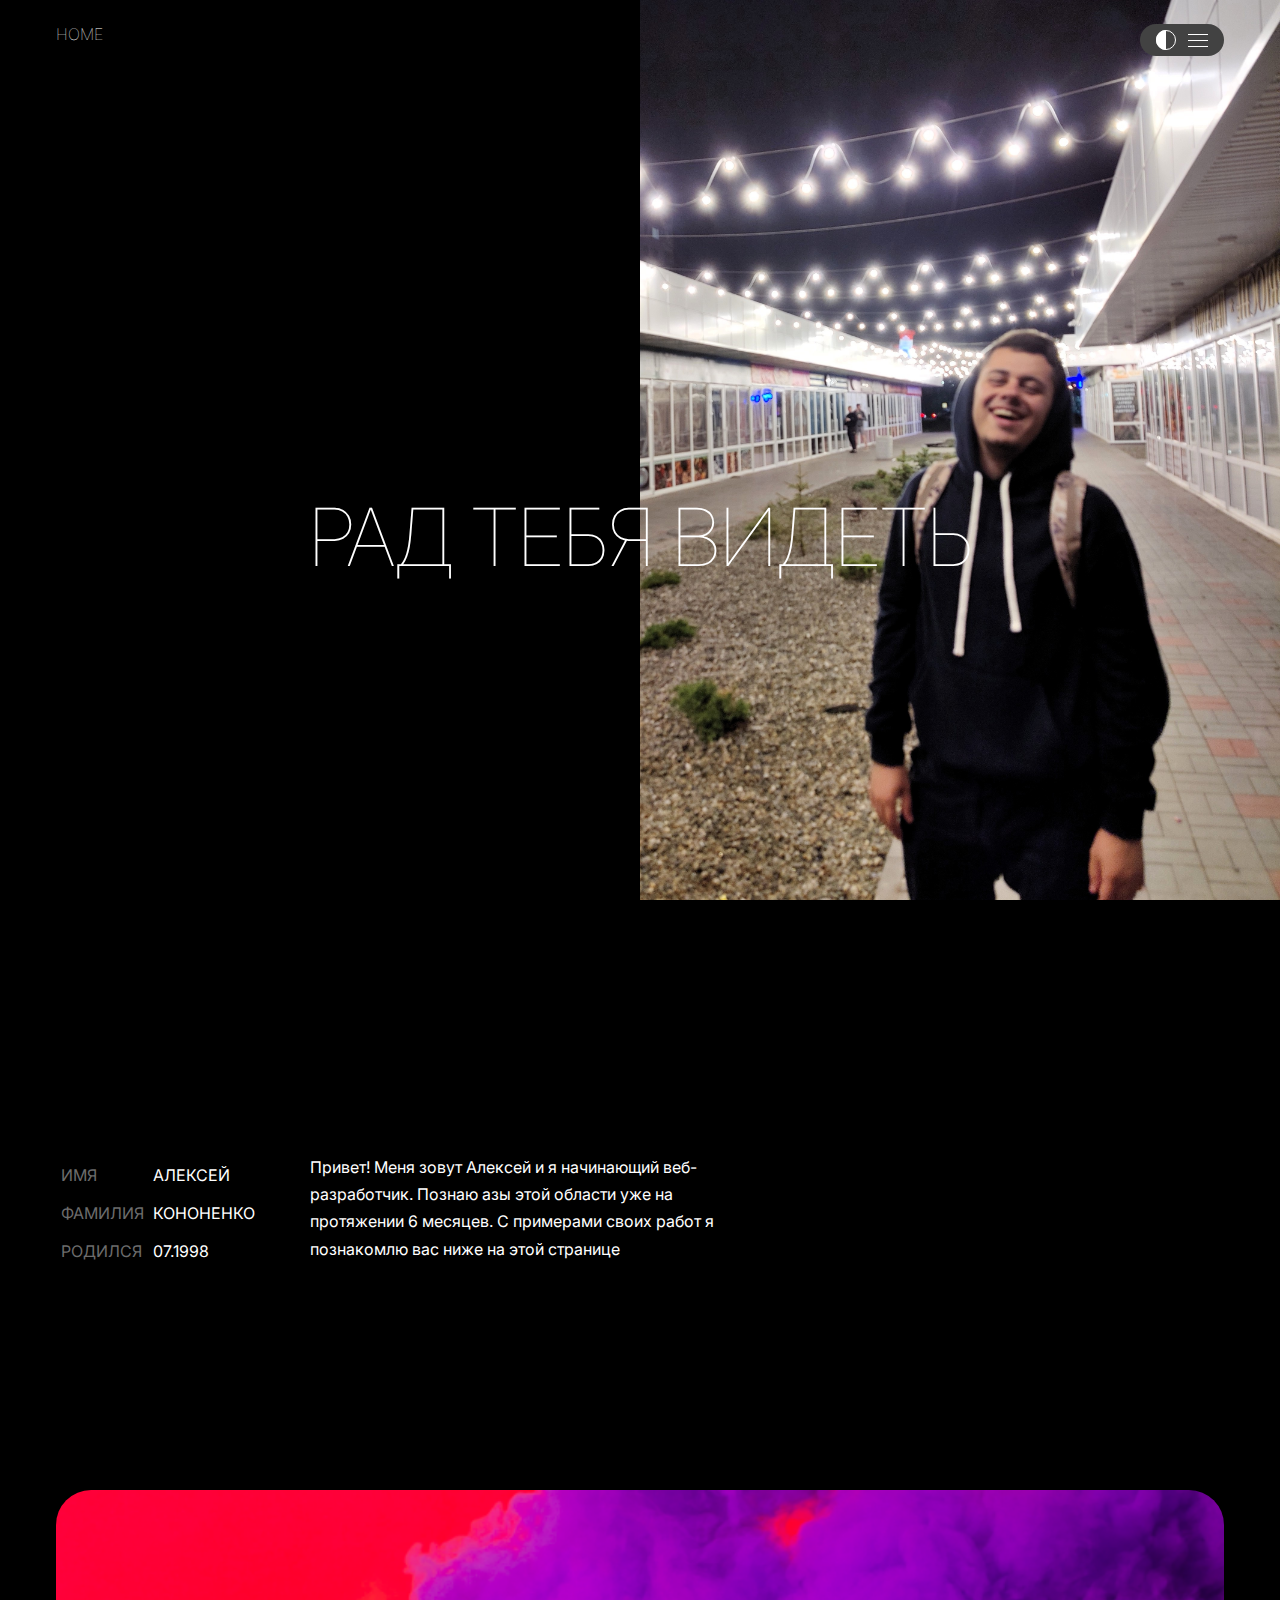
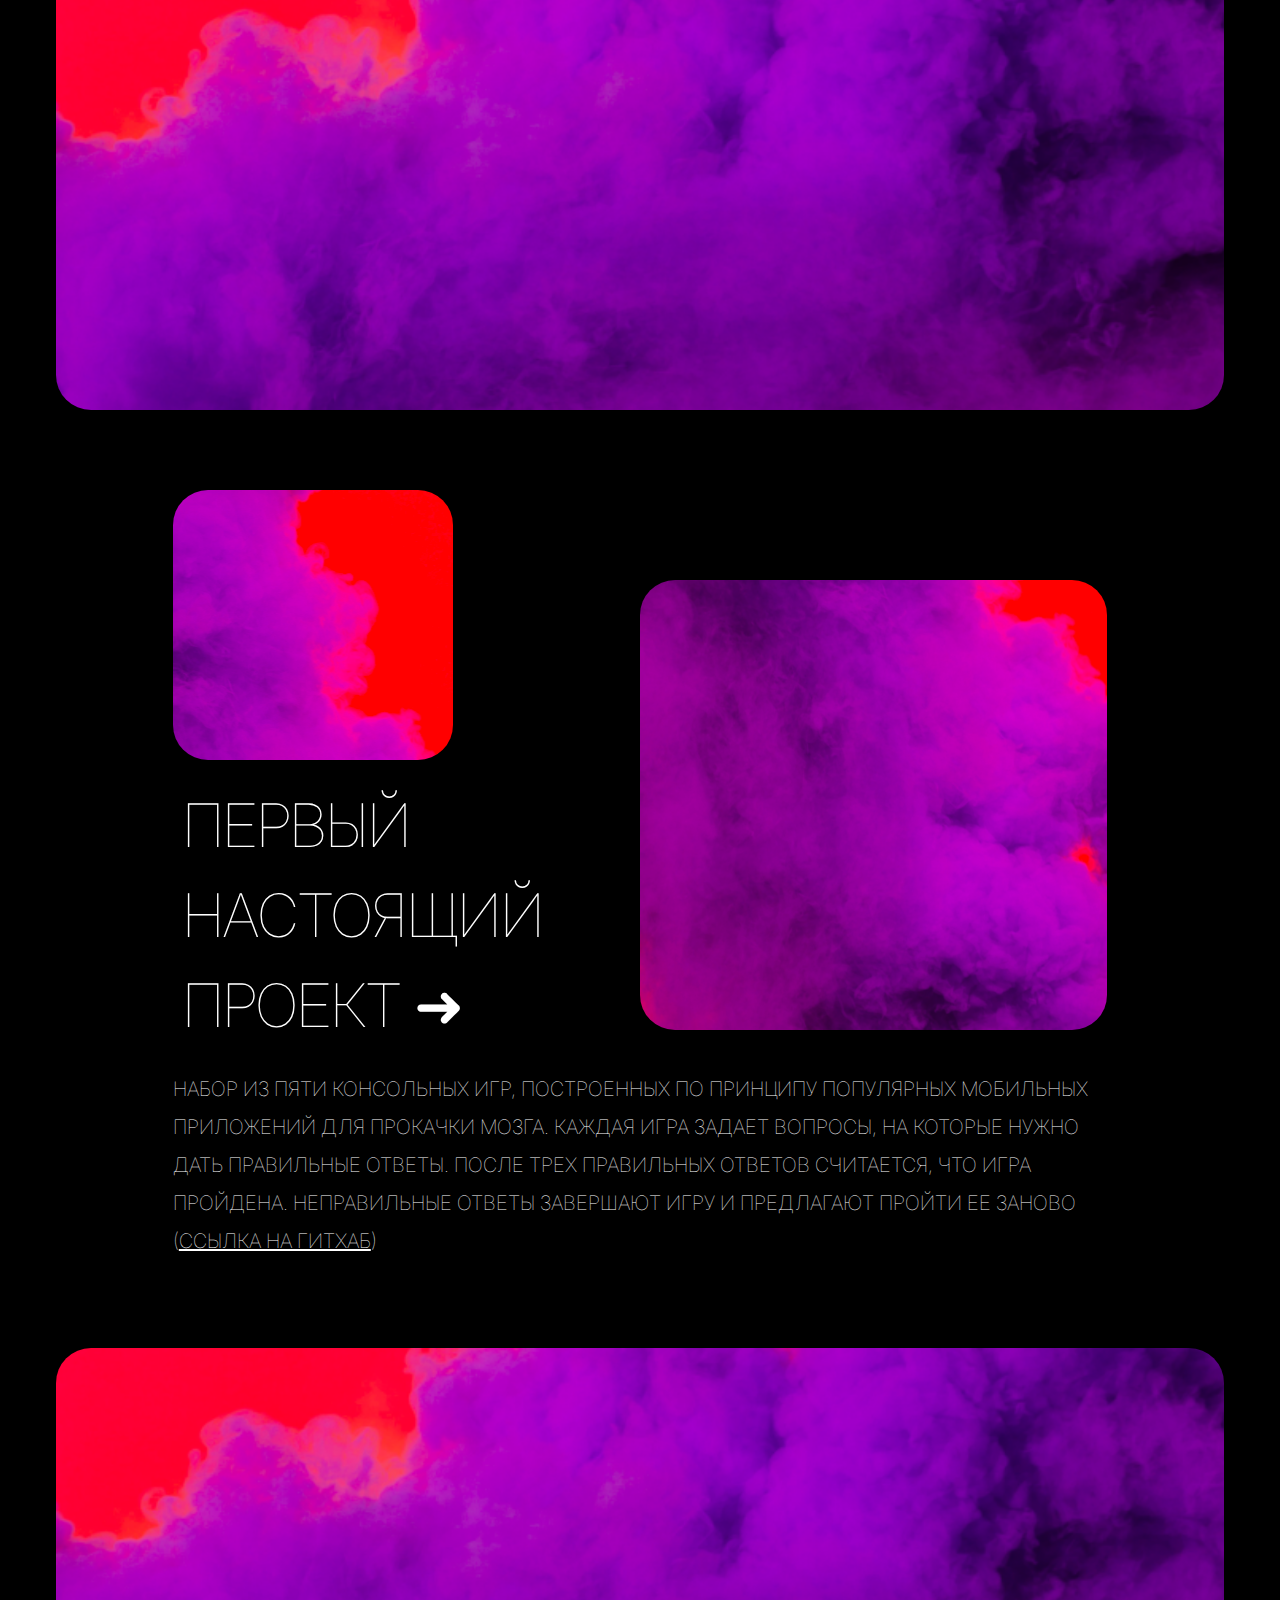
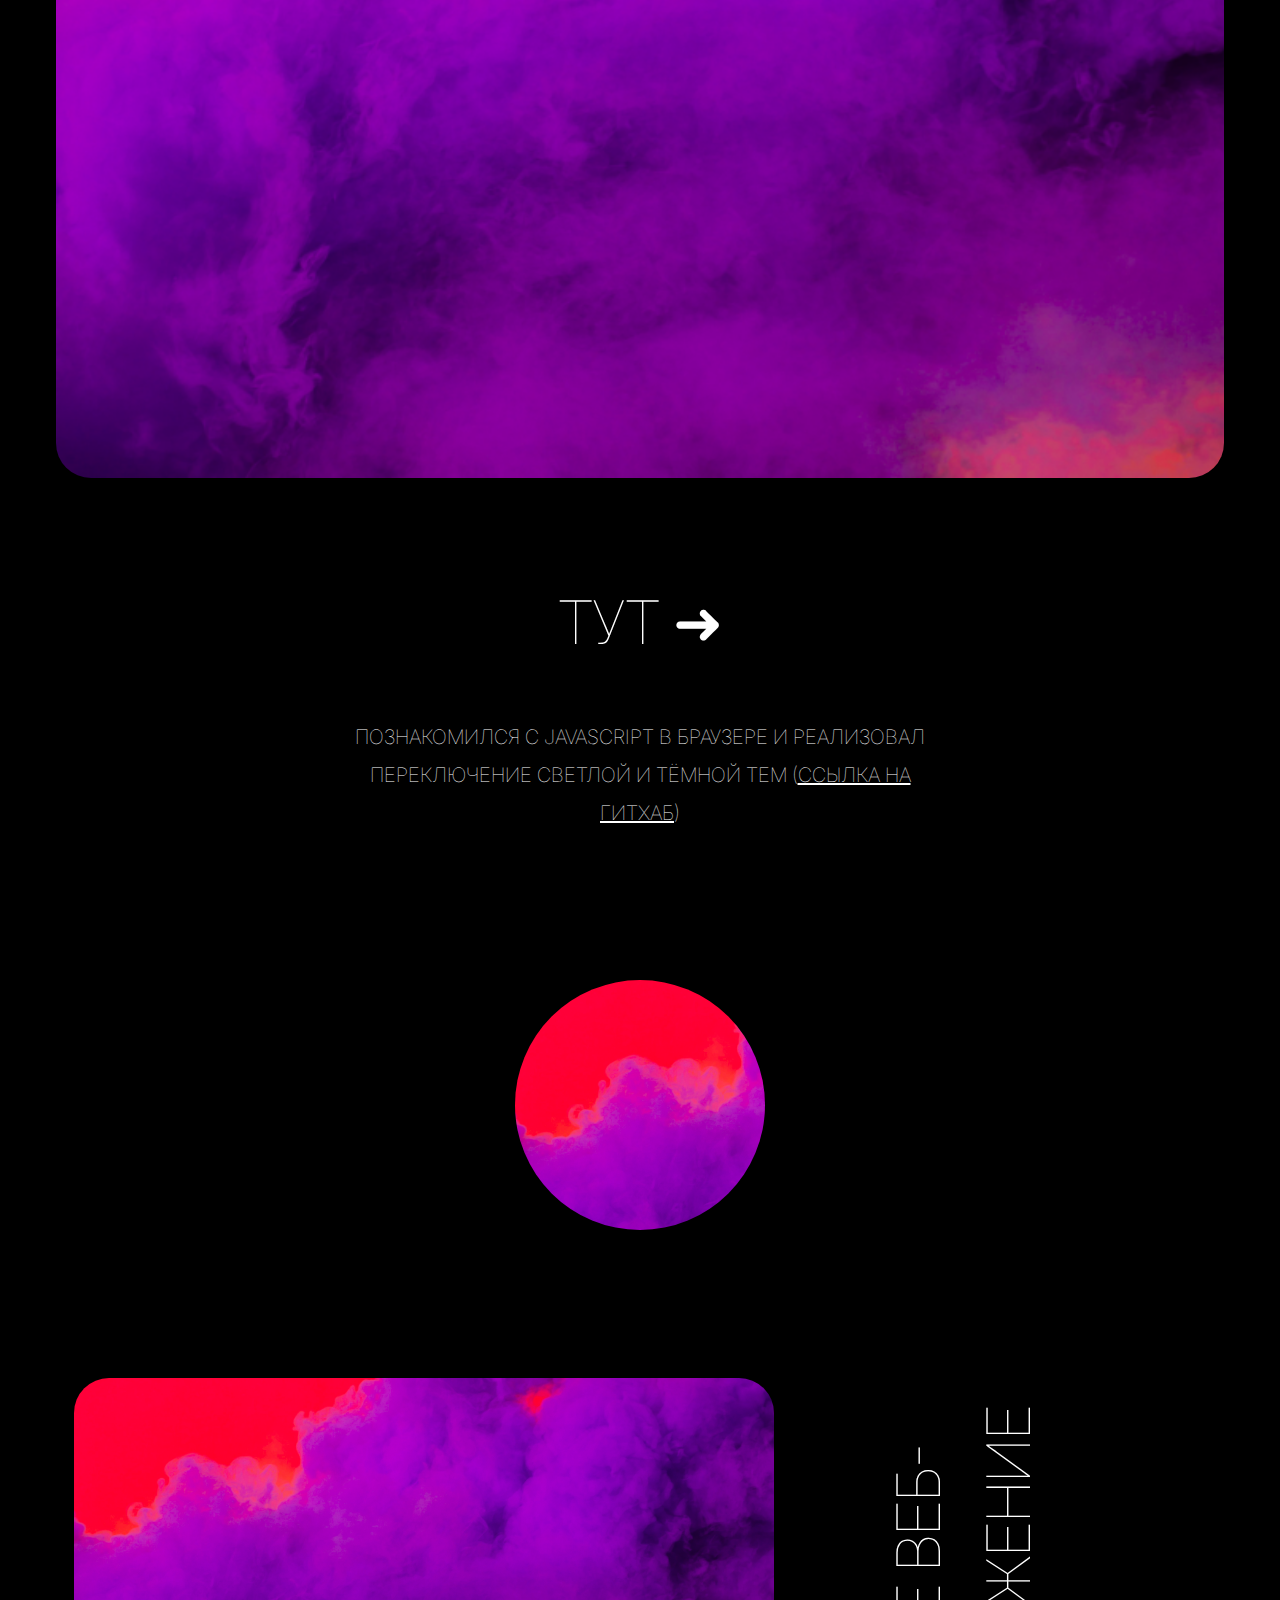
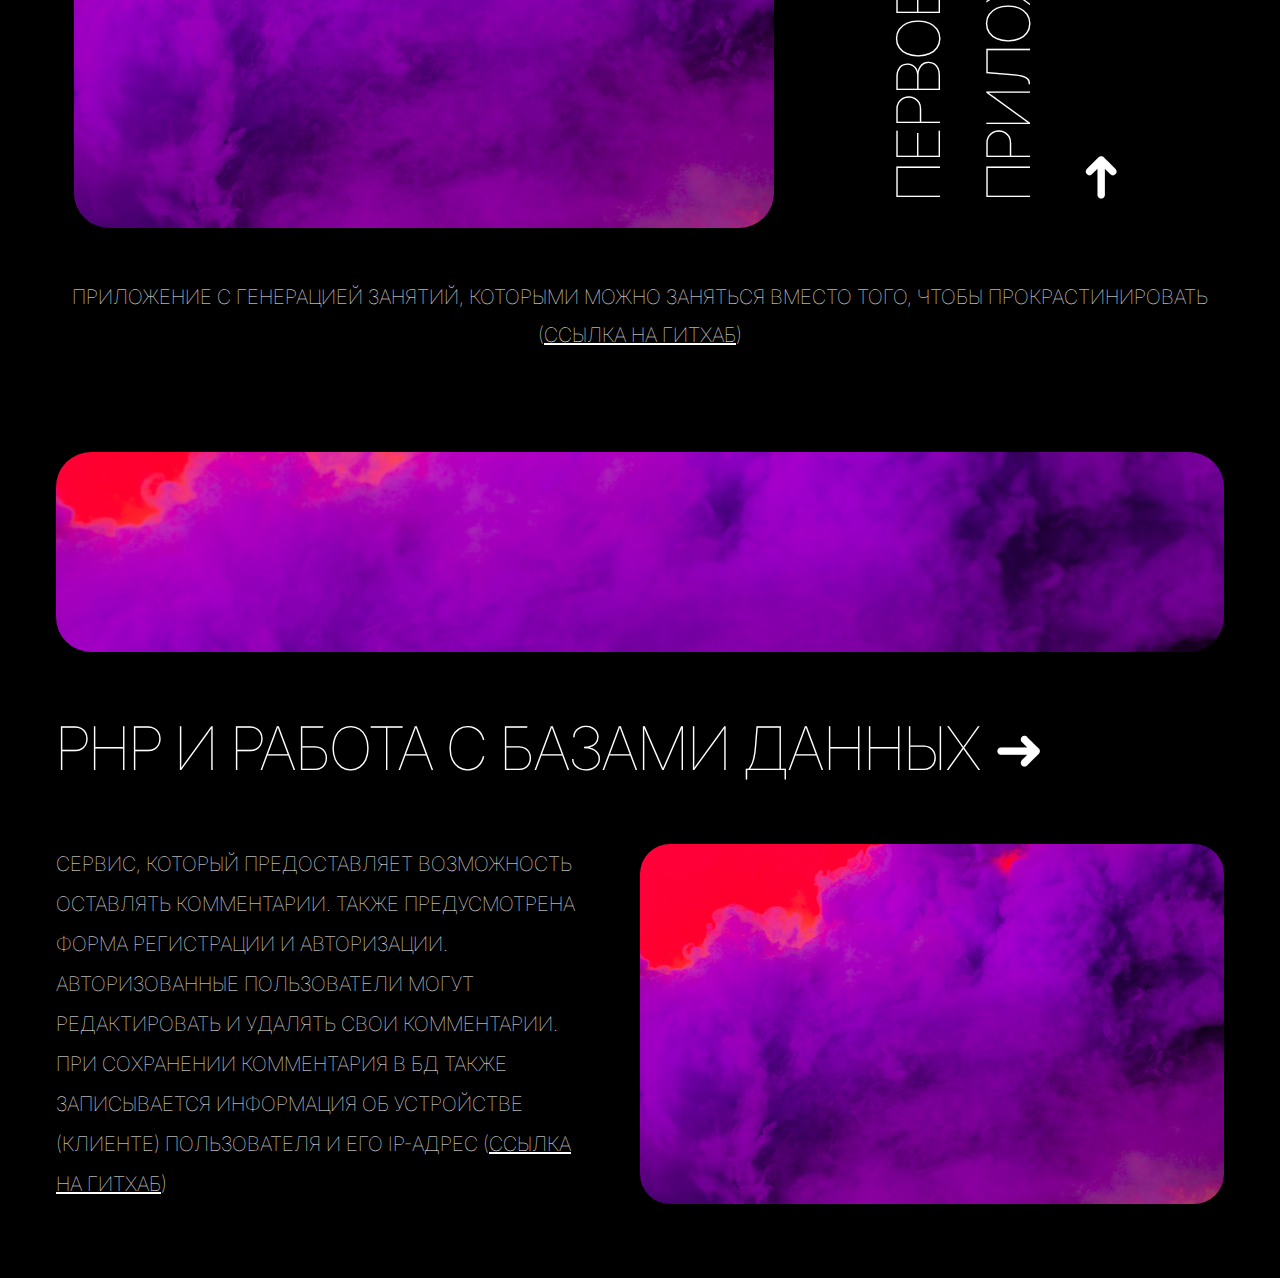
<file: index.html>
<!DOCTYPE html>
<html lang="en">
<head>
    <meta charset="UTF-8">
    <title>Портфолио</title>
    <link rel="preconnect" href="https://fonts.gstatic.com">
    <link href="https://fonts.googleapis.com/css2?family=Inter:wght@200;500;700&display=swap" rel="stylesheet">
    <meta content="width=device-width, initial-scale=1" name="viewport" />
    <link rel="stylesheet" href="style/style.css">
</head>
<body>
    <div class="portfolio-title"><a href="index.html">Моё портфолио</a></div>
    <div class="portfolio-background"></div>
    <header>
        <div class="container">
            <div class="header__container">
                <div class="home-btn">
                    <a href="#" class="home-btn__link">Home</a>
                </div>
                <div class="theme-toggle-and-nav">
                    <div class="theme-toggle-and-nav__toggle">
                        <img src="icons/Dark-Light.svg">
                    </div>
                    <div class="theme-toggle-and-nav__nav__container">
                        <nav class="theme-toggle-and-nav__nav">
                        </nav>
                        <ul class="nav-list">
                            <li><a href="about-me/index.html">Обо мне</a></li>
                            <li><a href="projects/index.html">Больше проектов</a></li>
                            <li><a href="contacts/index.html">Контакты</a></li>
                            <li><a href="https://aleksey19988.github.io/balls-game/" target="_blank">Пасхалка</a></li>
                            <div class="close-nav-list-btn"></div>
                        </ul>
                    </div>
                </div>
            </div>
        </div>
    </header>
    <div class="welcome-block">
        <div class="container">
            <h1 class="welcome-block__text">Рад тебя видеть</h1>
        </div>
    </div>
    <div class="container">
        <div class="about">
            <table class="about-table">
                <tr>
                    <td>Имя</td>
                    <td>Алексей</td>
                </tr>
                <tr>
                    <td>Фамилия</td>
                    <td>Кононенко</td>
                </tr>
                <tr>
                    <td>Родился</td>
                    <td>07.1998</td>
                </tr>
            </table>
            <div class="about__text">
                Привет! Меня зовут Алексей и я начинающий веб-разработчик. Познаю азы этой области уже на протяжении 6 месяцев. С примерами своих работ я познакомлю вас ниже на этой странице
            </div>
        </div>
    </div>
    <div class="first-project__images-block">
        <div class="container">
            <div class="first-project__images-block__central-block"></div>
            <div class="grid-layout">
                <div class="first-project__images-block__small-image"></div>
                <div></div>
                <div class="first-project__images-block__middle-image"></div>
                <div class="first-project-header-container">
                    <h3 class="first-project-header"><a href="https://github.com/aleksey19988/frontend-project-lvl1" class="first-project-header__link" target="_blank">первый настоящий проект &#10140;</a></h3>
                </div>
                <div class="first-project__about">
                    набор из пяти консольных игр, построенных по принципу популярных мобильных приложений для прокачки мозга. Каждая игра задает вопросы, на которые нужно дать правильные ответы. После трех правильных ответов считается, что игра пройдена. Неправильные ответы завершают игру и предлагают пройти ее заново (<a href="https://github.com/aleksey19988/frontend-project-lvl1" class="github-link" target="_blank">ссылка на гитхаб</a>)
                </div>
            </div>
        </div>
    </div>
    <div class="central-image">
        <div class="container">
            <div class="central-image__content"></div>
        </div>
    </div>
    <div class="theme-toggle-project">
        <div class="container">
            <h3 class="theme-toggle-project-header project-name"><a href="https://aleksey19988.github.io/media_dashboard/" class="theme-toggle-project-header__link" target="_blank">Тут &#10140;</a></h3>
            <div class="theme-toggle-project-about">
                познакомился с JavaScript в браузере и реализовал переключение светлой и тёмной тем (<a href="https://github.com/aleksey19988/media_dashboard" class="github-link" target="_blank">ссылка на гитхаб</a>)
            </div>
        </div>
    </div>
    <div class="circle-image">
        <div class="container">
            <div class="circle-image__content"></div>
        </div>
    </div>
    <div class="first-web-app">
        <div class="container">
            <div class="first-web-app__content">
                <div class="first-web-app__content__image"></div>
                <h3 class="first-web-app__content__header project-name"><a href="https://aleksey19988.github.io/procrastinate/" class="first-web-app__content__header__link" target="_blank">Первое веб-приложение &#10140;</a></h3>
            </div>
            <div class="first-web-app__about">
                Приложение с генерацией занятий, которыми можно заняться вместо того, чтобы прокрастинировать (<a href="https://github.com/aleksey19988/procrastinate" class="github-link" target="_blank">ссылка на гитхаб</a>)
            </div>
        </div>
    </div>
    <div class="guestbook-project">
        <div class="container">
            <div class="guestbook-project__top-image"></div>
            <h3 class="guestbook-project__header project-name"><a href="https://github.com/aleksey19988/guestbook" class="guestbook-project__header__link" target="_blank">PHP и работа с базами данных &#10140;</a></h3>
            <div class="guestbook-project__description">
                <div class="guestbook-project__description__text">Сервис, который предоставляет возможность оставлять комментарии. Также предусмотрена форма регистрации и авторизации. Авторизованные пользователи могут редактировать и удалять свои комментарии. При сохранении комментария в БД также записывается информация об устройстве (клиенте) пользователя и его ip-адрес (<a href="https://github.com/aleksey19988/guestbook" class="github-link" target="_blank">Ссылка на гитхаб</a>)</div>
                <div class="guestbook-project__description__img"></div>
            </div>
        </div>
    </div>
</body>
<script src="scripts/themeToggle.js"></script>
<script src="scripts/navMenu.js"></script>
</html>
</file>
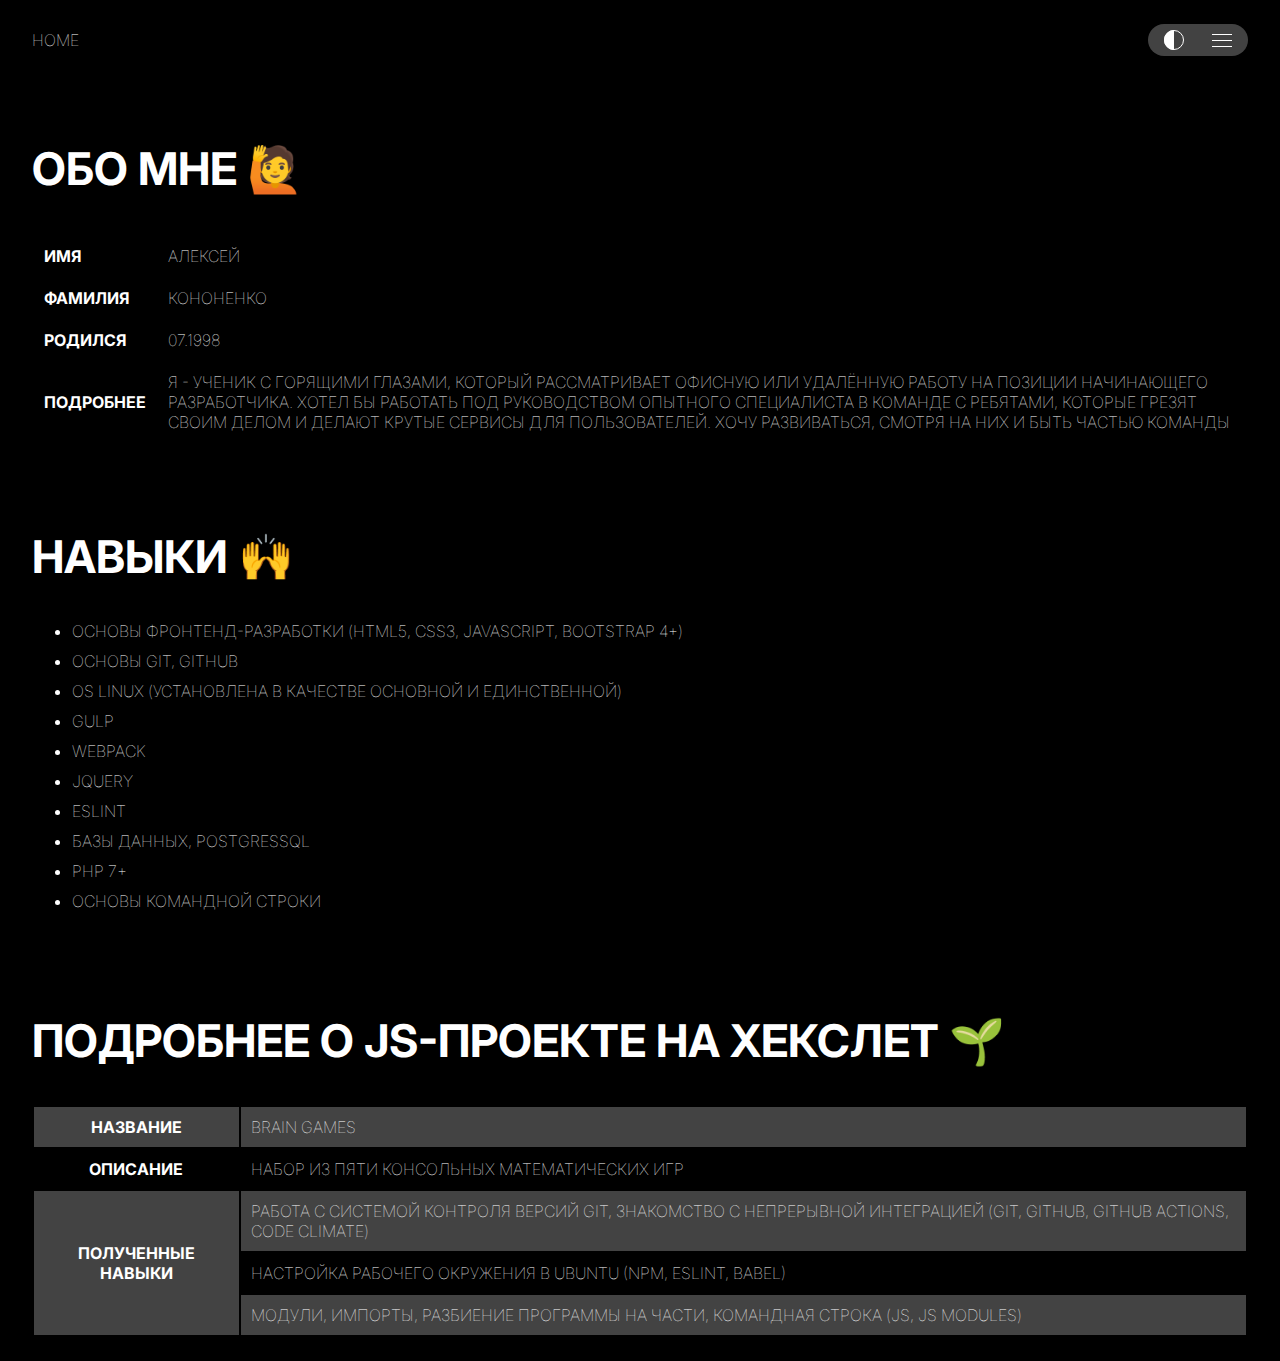
<file: about-me/index.html>
<!DOCTYPE html>
<html lang="en">
<head>
    <meta charset="UTF-8">
    <meta http-equiv="X-UA-Compatible" content="IE=edge">
    <meta name="viewport" content="width=device-width, initial-scale=1.0">
    <meta content="width=device-width, initial-scale=1" name="viewport" />
    <link rel="preconnect" href="https://fonts.gstatic.com">
    <link href="https://fonts.googleapis.com/css2?family=Inter:wght@200;500;700&display=swap" rel="stylesheet">
    <link rel="stylesheet" href="style.css">
    <title>Обо мне</title>
</head>
<body>
    <header>
        <div class="container">
            <div class="header__container">
                <div class="home-btn">
                    <a href="../index.html" class="home-btn__link">Home</a>
                </div>
                <div class="theme-toggle-and-nav">
                    <div class="theme-toggle-and-nav__toggle">
                        <img src="../icons/Dark-Light.svg">
                    </div>
                    <div class="theme-toggle-and-nav__nav__container">
                        <nav class="theme-toggle-and-nav__nav">
                        </nav>
                        <ul class="nav-list">
                            <li><a href="../index.html">На главную</a></li>
                            <li><a href="../projects/index.html">Больше проектов</a></li>
                            <li><a href="../contacts/index.html">Контакты</a></li>
                            <li><a href="https://aleksey19988.github.io/balls-game/" target="_blank">Пасхалка</a></li>
                            <div class="close-nav-list-btn">
                                <div class="left-border-close-btn">|</div>
                                <div class="right-border-close-btn">|</div>
                            </div>
                        </ul>
                    </div>
                </div>
            </div>
        </div>
    </header>
    <div class="container">
        <div class="about-me">
            <h2>Обо мне &#128587;</h2>
            <table class="about-me-table" cellpadding="10px">
                <tr>
                    <th>Имя</th>
                    <td>Алексей</td>
                </tr>
                <tr>
                    <th>Фамилия</th>
                    <td>Кононенко</td>
                </tr>
                <tr>
                    <th>Родился</th>
                    <td>07.1998</td>
                </tr>
                <tr>
                    <th>Подробнее</th>
                    <td>
                        Я - ученик с горящими глазами, который рассматривает офисную или удалённую работу на позиции начинающего разработчика. Хотел бы работать под руководством опытного специалиста в команде с ребятами, которые грезят своим делом и делают крутые сервисы для пользователей. Хочу развиваться, смотря на них и быть частью команды 
                    </td>
                </tr>
            </table>
        </div>
    </div>
    <div class="container">
        <div class="hard-skills">
            <h2>Навыки &#128588;</h2>
            <ul class="hard-skills-list">
                <li>Основы фронтенд-разработки (HTML5, CSS3, JavaScript, Bootstrap 4+)</li>
                <li>Основы Git, GitHub</li>
                <li>OS Linux (установлена в качестве основной и единственной)</li>
                <li>Gulp</li>
                <li>WebPack</li>
                <li>jQuery</li>
                <li>Eslint</li>
                <li>Базы данных, PostgresSQL</li>
                <li>PHP 7+</li>
                <li>Основы командной строки</li>
            </ul>
        </div>
    </div>
    <div class="container">
        <div class="about-first-project">
            <h2>Подробнее о JS-проекте на Хекслет &#127793;</h2>
            <table class="about-first-project-table" cellpadding="10px">
                <tr>
                    <th>Название</th>
                    <td>Brain Games</td>
                </tr>
                <tr>
                    <th>Описание</th>
                    <td>Набор из пяти консольных математических игр</td>
                </tr>
                <tr>
                    <th rowspan="3">Полученные навыки</th>
                    <td>Работа с системой контроля версий Git, знакомство с непрерывной интеграцией (Git, Github, Github Actions, Code Climate)</td>
                </tr>
                <tr>
                    <td>Настройка рабочего окружения в Ubuntu (NPM, Eslint, Babel)</td>
                </tr>
                <tr>
                    <td>Модули, импорты, разбиение программы на части, командная строка (JS, JS modules)</td>
                </tr>
            </table>
        </div>
    </div>
</body>
<script src="../scripts/navMenu.js"></script>
<script src="../scripts/themeToggle.js"></script>
</html>
</file>
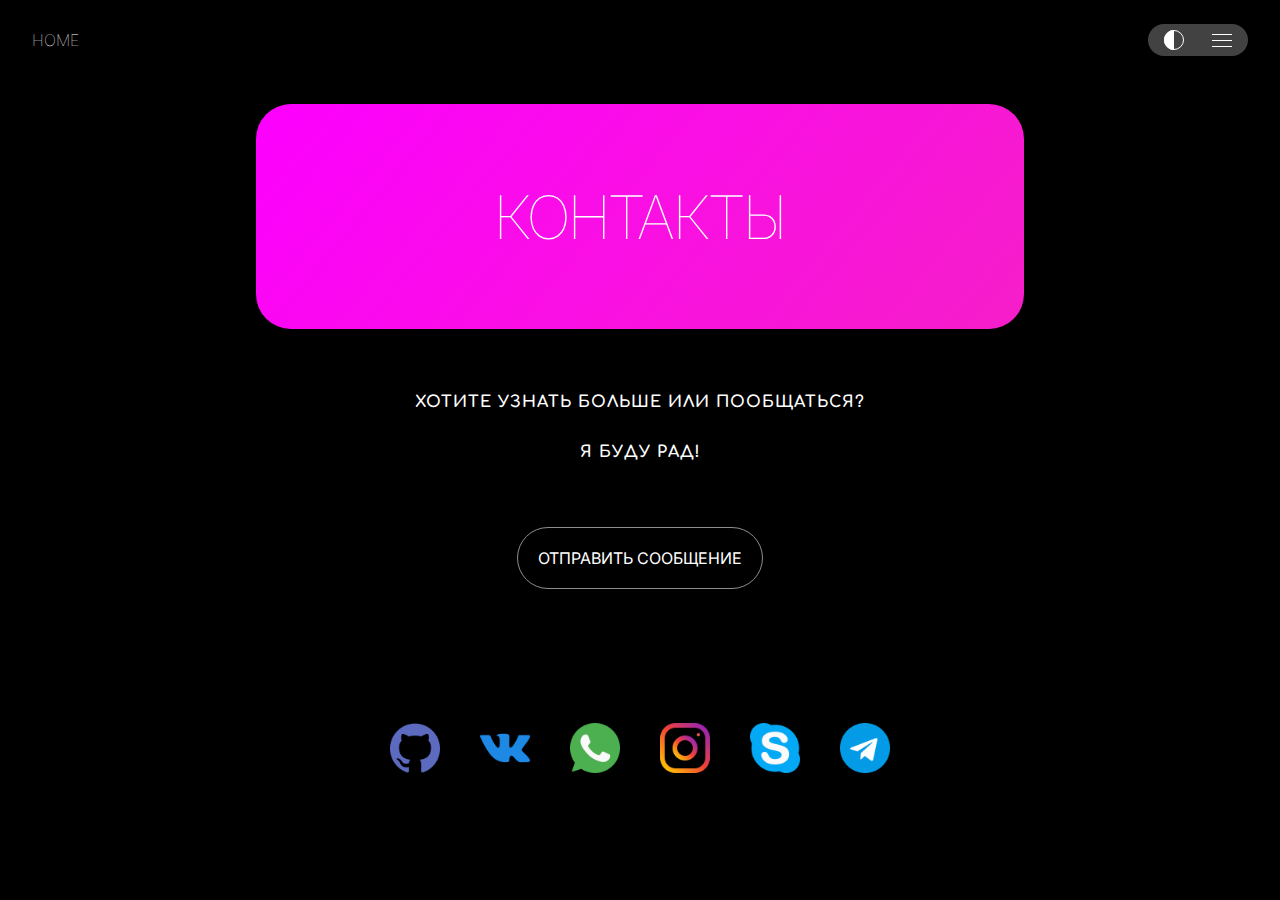
<file: contacts/index.html>
<!DOCTYPE html>
<html lang="en">
<head>
    <meta charset="UTF-8">
    <meta http-equiv="X-UA-Compatible" content="IE=edge">
    <meta name="viewport" content="width=device-width, initial-scale=1.0">
    <meta content="width=device-width, initial-scale=1" name="viewport" />
    <link href="https://fonts.googleapis.com/css2?family=Inter:wght@200;500;700&display=swap" rel="stylesheet">
    <link rel="preconnect" href="https://fonts.gstatic.com">
    <link href="https://fonts.googleapis.com/css2?family=Comfortaa:wght@300;400;700&display=swap" rel="stylesheet">
    <link rel="stylesheet" href="style.css">
    <title>Контакты</title>
</head>
<body>
    <header>
        <div class="container">
            <div class="header__container">
                <div class="home-btn">
                    <a href="../index.html" class="home-btn__link">Home</a>
                </div>
                <div class="theme-toggle-and-nav">
                    <div class="theme-toggle-and-nav__toggle">
                        <img src="../icons/Dark-Light.svg">
                    </div>
                    <div class="theme-toggle-and-nav__nav__container">
                        <nav class="theme-toggle-and-nav__nav">
                        </nav>
                        <ul class="nav-list">
                            <li><a href="../about-me/index.html">Обо мне</a></li>
                            <li><a href="../projects/index.html">Больше проектов</a></li>
                            <li><a href="../index.html">На главную</a></li>
                            <li><a href="https://aleksey19988.github.io/balls-game/" target="_blank">Пасхалка</a></li>
                            <div class="close-nav-list-btn">
                                <div class="left-border-close-btn">|</div>
                                <div class="right-border-close-btn">|</div>
                            </div>
                        </ul>
                    </div>
                </div>
            </div>
        </div>
    </header>
    <div class="container decor-img-container">
        <div class="decor-img">
        <h1 class="contacts-head">Контакты</h1>
        </div>
    </div>
    <div class="container container-form">
        <form action="send.php" method="POST" class="form-data">
            <div class="input-container name-input-container">
                <label for="name">Ваше имя*</label>
                <input type="text" class="name" name="name" placeholder="Имя" id="name" required>
            </div>
            <div class="input-container phone-input-container">
                <label for="phone">Номер телефона*</label>
                <input type="phone" class="phone" name="phone" placeholder="7-ХХХ-ХХХ-ХХХХ" pattern="[0-9]+" id="phone" required >
            </div>
            <div class="input-container email-input-container">
                <label for="email">Email*</label>
                <input type="email" class="email" id="email" name="email" placeholder="example@example.com" required>
            </div>
            <div class="input-container text-input-container">
                <label for="text-message">Ваше сообщение*</label>
                    <textarea type="text" class="text-message" name="text-message" placeholder="Ваше сообщение" id="text-message" required></textarea>
            </div>
            <!-- <input type="submit" class="send-button" value="Отправить" disabled> -->
            <div class="warning-message">Пока отправка письма на почту не реализована &#128531;<br>Но кнопки с соцсетями уже кликабельны &#127881;</div>
        </form>
        <div class="close-form-btn"></div>
    </div>
    <div class="container question-container">
        <p class="question">Хотите узнать больше или пообщаться?</p>
        <p class="welcome">Я буду рад!</p>
        <div class="open-form-btn">Отправить сообщение</div>
    </div>
    <div class="container social-container">
        <ul class="social-list">
            <li class="social-list__item github"><a href="https://github.com/aleksey19988" class="social-list__item__link github-link" target="_blank"></a></li>
            <li class="social-list__item vk"><a href="https://vk.com/alicerallex" class="social-list__item__link vk-link" target="_blank"></a></li>
            <li class="social-list__item whatsapp"><a href="https://wa.me/79996284321" class="social-list__item__link whatsapp-link" target="_blank"></a></li>
            <li class="social-list__item instagram"><a href="https://www.instagram.com/cassie_whoree/" class="social-list__item__link instagram-link" target="_blank"></a></li>
            <li class="social-list__item skype"><a href="https://join.skype.com/invite/gZk2DbXrgrMW" class="social-list__item__link skype-link" target="_blank"></a></li>
            <li class="social-list__item telegram"><a href="https://t.me/cassie_whoree" class="social-list__item__link telegram-link" target="_blank"></a></li>
        </ul>
    </div>
</body>
<script src="../scripts/navMenu.js"></script>
<script src="../scripts/themeToggle.js"></script>
<script src="app.js"></script>
</html>
</file>
<file: style/style.css>
* {
    box-sizing: border-box;
}



body {
    background-color: black;
    color: #fff;
    font-family: 'Inter', sans-serif;
    font-weight: lighter;
    text-transform: uppercase;
    box-sizing: border-box;
    margin: 0;
    padding: 0;
    position: relative;
    transition: all .5s ease;
}

.container {
    max-width: 1216px;
    margin: 0 auto;
    padding: 24px;
}

a {
    color: #fff;
    text-decoration: none;
    position: relative;
    transition: all .3s ease;
}

a:hover {
    color: gray;
}

.home-btn__link::after {
    content: '';
    display: block;
    width: 0;
    height: 1px;
    position: absolute;
    bottom: 0;
    left: 0;
    background-color: #fff;
    transition: width .7s ease;
}

.home-btn:hover .home-btn__link::after {
    width: 100%;
}

.portfolio-background {
    position: absolute;
    top: 0;
    right: 0;
    width: 50vw;
    height: 100vh;
    background: no-repeat url("../images/IMG_20210605_235207.jpg") top right;
    background-size: cover;
    transition: all .5s ease;
    z-index: -1;
}
.welcome-block {
    height: 100vh;
    padding: 24px;
    position: relative;
}

.portfolio-title {
    position: fixed;
    top: 48%;
    left: -50px;
    transform: rotate(-90deg);
    z-index: 1;
}

.header__container {
    display: flex;
    justify-content: space-between;
}

.theme-toggle-and-nav {
    display: flex;
    justify-content: space-between;
    align-items: center;
    min-width: 80px;
    background-color: #424242;
    padding: 0 10px;
    border-radius: 25px;
}

.theme-toggle-and-nav * {
    width: 32px;
    height: 32px;
    display: flex;
    justify-content: center;
    align-items: center;
}

.theme-toggle-and-nav__toggle {
    transition: transform .7s ease;
    filter:invert(0);
}

.theme-toggle-and-nav__toggle:hover {
    cursor: pointer;
    transform: rotate(180deg);
}

.theme-toggle-and-nav__nav {
    width: 20px;
    height: 1px;
    background-color: #fff;
    position: relative;
}

.theme-toggle-and-nav__nav::before {
    content: '';
    width: 20px;
    height: 1px;
    background-color: #fff;
    position: absolute;
    top: -6px;
    left: 0;
    transition: left .5s ease;
}

.theme-toggle-and-nav__nav::after {
    content: '';
    width: 20px;
    height: 1px;
    background-color: #fff;
    position: absolute;
    top: 6px;
    left: 0;
    transition: left .5s ease;
}

.nav-list {
    position: absolute;
    height: 100vh;
    flex-direction: column;
    justify-content: space-around;
    top: 0;
    width: 50%;
    left: -2000px;
    background-color: #000;
    padding: 0;
    margin: 0;
    transition: all .8s ease;
    z-index: 2;
}

.nav-list:hover {
    cursor: auto;
}

.nav-list * {
    width: 100%;
    font-size: 35px;
    text-align: center;
}

.close-nav-list-btn {
    width: 40px;
    height: 40px;
    position: absolute;
    top: 30px;
    right: 30px;
    transition: all .5s ease;
}

.close-nav-list-btn::before {
    content: '';
    width: 100%;
    height: 1px;
    background-color: #fff;
    transform: rotate(45deg);
    position: absolute;
}

.close-nav-list-btn::after {
    content: '';
    width: 100%;
    height: 1px;
    background-color: #fff;
    transform: rotate(-45deg);
}

.close-nav-list-btn:hover {
    cursor: pointer;
    transform: rotate(90deg);
}

.theme-toggle-and-nav__nav__container:hover {
    cursor: pointer;
}

.theme-toggle-and-nav__nav__container:hover .theme-toggle-and-nav__nav::before {
    left: 7px;
}

.theme-toggle-and-nav__nav__container:hover .theme-toggle-and-nav__nav::after {
    left: -7px;
}

.welcome-block__text {
    text-align: center;
    margin-top: 40vh;
    font-size: 80px;
    font-family: 'Inter', sans-serif;
    font-weight: lighter;
}

.about {
    margin: 150px auto;
    display: flex;
}

.about-table {
    margin-right: 50px;
    margin-bottom: 20px;
}

.about-table td {
    min-width: 90px;
}

.about-table tr {
    display: block;
    line-height: 2em;
}

.about-table tr td:nth-child(odd) {
    color: #6c6c6c;
    font-weight: normal;
}

.about-table tr td:nth-child(even) {
    font-weight: normal;
}

.about__text {
    max-width: 450px;
    text-transform: none;
    font-weight: normal;
    line-height: 1.7em;
}

.first-project__images-block__central-block {
    background-image: url("../images/Image_1.png");
    height: 520px;
    background-repeat: no-repeat;
    background-size: cover;
    border-radius: 35px;
    margin: 0 auto 80px;
    transition: all .7s ease;
}

.first-project__images-block__central-block:hover {
    background-position: 100% 50%;
}

.grid-layout {
    display: grid;
    grid-template-columns: 1fr 1fr;
    max-width: 80%;
    margin: 0 auto;
    grid-auto-rows: minmax(90px, 90px);
}

.first-project__images-block__small-image {
    grid-row: 1/4;
    background-image: url("../images/small_image.png");
    background-repeat: no-repeat;
    max-width: 60%;
    border-radius: 35px;
    background-position: 100% 0%;
    transition: all .7s ease;
}

.first-project__images-block__small-image:hover {
    background-position: 65% 35%;
}

.first-project__images-block__middle-image {
    grid-row: 2/7;
    background-image: url("../images/small_image.png");
    background-repeat: no-repeat;
    border-radius: 35px;
    background-position: 100% 65%;
    width: 100%;
    justify-self: end;
    transition: all .7s ease;
}

.first-project__images-block__middle-image:hover {
    background-position: 65% 30%;
}

.first-project-header-container {
    grid-row: 4/7;
    align-self: center;
}

.first-project-header {
    font-size: 60px;
    margin: 50px 10px 10px;
    line-height: 1.5em;
    font-weight: lighter;
}

.first-project-header__link::after {
    content: '';
    display: block;
    width: 0;
    height: 1px;
    position: absolute;
    bottom: 0;
    left: 0;
    background-color: #fff;
    transition: width .7s ease;
}

.first-project-header__link:hover::after {
    width: 100%;
}

.first-project__about {
    grid-column: 1/3;
    grid-row: 7/10;
    font-weight: lighter;
    align-self: center;
    font-size: 20px;
    line-height: 1.9em;
}

.central-image__content {
    background-image: url("../images/Image_1.png");
    height: 730px;
    margin: 0 auto;
    background-repeat: no-repeat;
    background-size: cover;
    background-position: 10% 100%;
    border-radius: 35px;
    transition: all .9s ease;
}

.central-image__content:hover {
    background-position: 35% 65%;
}

.theme-toggle-project-header {
    text-align: center;
}

.project-name {
    font-weight: lighter;
    font-size: 60px;

}


.theme-toggle-project-header__link::after {
    content: '';
    display: block;
    width: 0;
    height: 1px;
    position: absolute;
    bottom: 0;
    left: 0;
    background-color: #fff;
    transition: width .7s ease;
}

.theme-toggle-project-header__link:hover::after {
    width: 100%;
}

.theme-toggle-project-about {
    max-width: 50%;
    margin: 0 auto;
    text-align: center;
    line-height: 1.9em;
    font-size: 20px;
}

.github-link {
    text-decoration: underline;
}

.circle-image {
    margin: 100px 0;
}

.circle-image__content {
    background-image: url("../images/Image_1.png");
    border-radius: 50%;
    width: 250px;
    height: 250px;
    margin: 0 auto;
    transition: all .7s ease;
}

.circle-image__content:hover {
    background-position: 20% 20%;
}

.first-web-app__content {
    display: flex;
    justify-content: space-around;
    margin-bottom: 50px;
}

.first-web-app__content__image {
    background-image: url("../images/Image_1.png");
    min-height: 450px;
    width: 60%;
    border-radius: 35px;
    transition: all .7s ease;
    background-repeat: no-repeat;
}

.first-web-app__content__image:hover {
    background-position: 50% 50%;
}

.first-web-app__content__header {
    transform: rotate(-90deg);
    max-width: min-content;
    line-height: 1.5em;
    display: flex;
    align-items: center;
    margin: 0;
}

.first-web-app__content__header__link::after {
    content: '';
    display: block;
    width: 0;
    height: 1px;
    position: absolute;
    bottom: 0;
    left: 0;
    background-color: #fff;
    transition: width .7s ease;
}

.first-web-app__content__header__link:hover::after {
    width: 100%;
}

.first-web-app__about {
    font-size: 20px;
    line-height: 1.9em;
    text-align: center;
}

.guestbook-project {
    margin: 50px 0;
}

.guestbook-project__top-image {
    background-image: url("../images/Image_1.png");
    background-repeat: no-repeat;
    min-height: 200px;
    background-size: cover;
    border-radius: 35px;
    background-position: 100% 30%;
    transition: all .7s ease;
}

.guestbook-project__top-image:hover {
    background-position: 100% 15%;
}

.guestbook-project__header__link::after {
    content: '';
    display: block;
    width: 0;
    height: 1px;
    position: absolute;
    bottom: 0;
    left: 0;
    background-color: #fff;
    transition: width .7s ease;
}

.guestbook-project__header__link:hover::after {
    width: 100%;
}

.guestbook-project__description {
    display: flex;
    justify-content: space-between;
}

.guestbook-project__description__text {
    line-height: 2em;
    max-width: 45%;
    font-size: 20px;
}

.guestbook-project__description__img__container {
    display: flex;
    justify-content: center;
}

.guestbook-project__description__img {
    background-image: url('../images/Image_1.png');
    width: 50%;
    border-radius: 30px;
    background-repeat: no-repeat;
    max-height: 50%;
    background-size: cover;
}

@media (max-width: 1280px) {
    .portfolio-title {
        display: none;
    }
}

@media (max-width: 960px) {
    .first-project-header {
        font-size: 50px;
    }

    .first-project__about {
        font-size: 18px;
    }
}

@media (max-width: 755px) {
    .about {
        margin: 50px auto;
    }

    .about-table {
        margin-right: 20px;
    }

    .about-table td {
        font-size: 15px;
    }

    .about__text {
        font-size: 15px;
        max-width: 361px;
    }
}

@media (max-width: 680px) {
    .first-project__images-block__middle-image {
        grid-row: 1/6;
    }

    .first-project-header {
        margin: 0 10px 10px;
    }

    .nav-list {
        width: 100%;
    }

    .project-name {
        margin: 20px 0;
    }

    .circle-image {
        margin: 20px 0;
    }
}

@media (max-width: 600px) {
    .home-btn__link {
        font-size: 30px;
    }

    .theme-toggle-and-nav {
        min-width: 100px;
    }

    .theme-toggle-and-nav__nav {
        width: 100%;
    }

    .theme-toggle-and-nav__nav::before {
        width: 100%;
    }

    .theme-toggle-and-nav__nav::after {
        width: 100%;
    }

    .welcome-block__text {
        font-size: 50px;
    }

    .first-project__images-block__middle-image {
        display: none;
    }

    .first-project__images-block__small-image {
        max-width: 80%;
    }

    .first-project-header {
        font-size: 40px;
    }

    .first-project-header {
        margin: 0;
    }

    .first-project__about {
        font-size: 16px;
    }

    .central-image__content {
        height: 400px;
    }

    .project-name {
        font-size: 40px;
    }

    .theme-toggle-project-about {
        font-size: 16px;
    }

    .first-web-app__content {
        align-items: center;
    }

    .first-web-app__about {
        font-size: 16px;
    }

    .guestbook-project__description__text {
        font-size: 16px;
    }

    .nav-list {
        width: 100%;
    }
    
    .nav-list * {
        padding: 10px 0;
    }
}

@media (max-width: 530px) {
    .about {
        flex-wrap: wrap;
        justify-content: center;
    }

    .project-name {
        margin: 50px 0;
    }
}

@media (max-width: 435px) {
    .first-project-header-container {
        grid-row: 4/6;
    }

    .first-project__about {
        grid-row: 6/11;
    }

    .project-name {
        margin: 20px 0;
    }
}
</file>
<file: about-me/style.css>
body {
    background-color: rgb(0, 0, 0);
    color: #fff;
    font-family: 'Inter', sans-serif;
    font-weight: lighter;
    text-transform: uppercase;
    box-sizing: border-box;
    margin: 0;
    padding: 0;
    position: relative;
    transition: all .5s ease;
}

.container {
    max-width: 1216px;
    margin: 0 auto;
    padding: 24px;
}

a {
    color: #fff;
    text-decoration: none;
    position: relative;
    transition: all .3s ease;
}

a:hover {
    color: gray;
}

.home-btn__link::after {
    content: '';
    display: block;
    width: 0;
    height: 1px;
    position: absolute;
    bottom: 0;
    left: 0;
    background-color: #fff;
    transition: width .7s ease;
}

.home-btn:hover .home-btn__link::after {
    width: 100%;
}

.welcome-block {
    height: 100vh;
    padding: 24px;
    position: relative;
}

.portfolio-title {
    position: fixed;
    top: 48%;
    left: -50px;
    transform: rotate(-90deg);
    z-index: 1;
}

.header__container {
    display: flex;
    justify-content: space-between;
    align-items: center;
}

.theme-toggle-and-nav {
    display: flex;
    justify-content: space-between;
    align-items: center;
    min-width: 80px;
    background-color: #424242;
    padding: 0 10px;
    border-radius: 25px;
}

.theme-toggle-and-nav * {
    width: 32px;
    height: 32px;
    display: flex;
    justify-content: center;
    align-items: center;
}

.theme-toggle-and-nav__toggle {
    transition: transform .7s ease;
    filter:invert(0);
}

.theme-toggle-and-nav__toggle:hover {
    cursor: pointer;
    transform: rotate(180deg);
}

.theme-toggle-and-nav__nav {
    width: 20px;
    height: 1px;
    background-color: #fff;
    position: relative;
}

.theme-toggle-and-nav__nav::before {
    content: '';
    width: 20px;
    height: 1px;
    background-color: #fff;
    position: absolute;
    top: -6px;
    left: 0;
    transition: left .5s ease;
}

.theme-toggle-and-nav__nav::after {
    content: '';
    width: 20px;
    height: 1px;
    background-color: #fff;
    position: absolute;
    top: 6px;
    left: 0;
    transition: left .5s ease;
}

.nav-list {
    position: absolute;
    height: 100vh;
    flex-direction: column;
    justify-content: space-around;
    top: 0;
    width: 50%;
    left: -2000px;
    background-color: #000;
    padding: 0;
    margin: 0;
    transition: all .8s ease;
    z-index: 1;
}

.nav-list:hover {
    cursor: auto;
}

.nav-list * {
    width: 100%;
    font-size: 35px;
    text-align: center;
}

.close-nav-list-btn {
    width: 40px;
    height: 40px;
    position: absolute;
    top: 30px;
    right: 30px;
    transition: all .5s ease;
}

.close-nav-list-btn {
    width: 50px;
    height: 50px;
}

.left-border-close-btn {
    transform: rotate(45deg);
    font-size: 50px;
    transform-origin: 75% 100% 0;
}

.right-border-close-btn {
    transform: rotate(-45deg);
    font-size: 50px;
    transform-origin: 25% 100% 0;
}

.close-nav-list-btn:hover {
    cursor: pointer;
    transform: rotate(90deg);
}

.theme-toggle-and-nav__nav__container:hover {
    cursor: pointer;
}

.theme-toggle-and-nav__nav__container:hover .theme-toggle-and-nav__nav::before {
    left: 7px;
}

.theme-toggle-and-nav__nav__container:hover .theme-toggle-and-nav__nav::after {
    left: -7px;
}
h2 {
    font-size: 45px;
}

.about-me-table th {
    text-align: left;
}

.hard-skills-list li {
    margin: 10px 0;
}

.about-first-project-table tr:nth-child(2n+1) {
    background: #86868680;
}

@media (max-width: 680px) {
    .nav-list * {
        padding: 0;
    }
    .nav-list {
        width: 100%;
    }
}

@media (max-width: 600px) {
    body {
        font-size: 15px;
    }
    
    .home-btn__link {
        font-size: 30px;
    }

    .theme-toggle-and-nav {
        min-width: 100px;
    }

    .theme-toggle-and-nav__nav {
        width: 100%;
    }

    .theme-toggle-and-nav__nav::before {
        width: 100%;
    }

    .theme-toggle-and-nav__nav::after {
        width: 100%;
    }

    h2 {
        font-size: 30px;
    }
}

@media (max-width: 450px) {
    .contacts-head {
        font-size: 40px;
    }
}
</file>
<file: contacts/style.css>
body {
    background-color: rgb(0, 0, 0);
    color: #fff;
    font-family: 'Inter', sans-serif;
    font-weight: lighter;
    text-transform: uppercase;
    box-sizing: border-box;
    margin: 0;
    padding: 0;
    position: relative;
    transition: all .5s ease;
}

.container {
    max-width: 1216px;
    margin: 0 auto;
    padding: 24px;
}

a {
    color: #fff;
    text-decoration: none;
    position: relative;
    transition: all .3s ease;
}

a:hover {
    color: gray;
}

.home-btn__link::after {
    content: '';
    display: block;
    width: 0;
    height: 1px;
    position: absolute;
    bottom: 0;
    left: 0;
    background-color: #fff;
    transition: width .7s ease;
}

.home-btn:hover .home-btn__link::after {
    width: 100%;
}

.welcome-block {
    height: 100vh;
    padding: 24px;
    position: relative;
}

.portfolio-title {
    position: fixed;
    top: 48%;
    left: -50px;
    transform: rotate(-90deg);
    z-index: 1;
}

.header__container {
    display: flex;
    justify-content: space-between;
    align-items: center;
}

.theme-toggle-and-nav {
    display: flex;
    justify-content: space-between;
    align-items: center;
    min-width: 80px;
    background-color: #424242;
    padding: 0 10px;
    border-radius: 25px;
}

.theme-toggle-and-nav * {
    width: 32px;
    height: 32px;
    display: flex;
    justify-content: center;
    align-items: center;
}

.theme-toggle-and-nav__toggle {
    transition: transform .7s ease;
    filter:invert(0);
}

.theme-toggle-and-nav__toggle:hover {
    cursor: pointer;
    transform: rotate(180deg);
}

.theme-toggle-and-nav__nav {
    width: 20px;
    height: 1px;
    background-color: #fff;
    position: relative;
}

.theme-toggle-and-nav__nav::before {
    content: '';
    width: 20px;
    height: 1px;
    background-color: #fff;
    position: absolute;
    top: -6px;
    left: 0;
    transition: left .5s ease;
}

.theme-toggle-and-nav__nav::after {
    content: '';
    width: 20px;
    height: 1px;
    background-color: #fff;
    position: absolute;
    top: 6px;
    left: 0;
    transition: left .5s ease;
}

.nav-list {
    position: absolute;
    height: 100vh;
    flex-direction: column;
    justify-content: space-around;
    top: 0;
    width: 50%;
    left: -2000px;
    background-color: #000;
    padding: 0;
    margin: 0;
    transition: all .8s ease;
    z-index: 1;
}

.nav-list:hover {
    cursor: auto;
}

.nav-list * {
    width: 100%;
    font-size: 35px;
    text-align: center;
}

.close-nav-list-btn {
    width: 40px;
    height: 40px;
    position: absolute;
    top: 30px;
    right: 30px;
    transition: all .5s ease;
}

.close-nav-list-btn {
    width: 50px;
    height: 50px;
}

.left-border-close-btn {
    transform: rotate(45deg);
    font-size: 50px;
    transform-origin: 75% 100% 0;
}

.right-border-close-btn {
    transform: rotate(-45deg);
    font-size: 50px;
    transform-origin: 25% 100% 0;
}

.close-nav-list-btn:hover {
    cursor: pointer;
    transform: rotate(90deg);
}

.theme-toggle-and-nav__nav__container:hover {
    cursor: pointer;
}

.theme-toggle-and-nav__nav__container:hover .theme-toggle-and-nav__nav::before {
    left: 7px;
}

.theme-toggle-and-nav__nav__container:hover .theme-toggle-and-nav__nav::after {
    left: -7px;
}

.decor-img-container {
    display: flex;
    justify-content: center;
    align-items: center;
}

.decor-img {
    width: 60vw;
    height: 25vh;
    background: linear-gradient(130deg, #fd00ff, #e85b5b, #383131);
    background-size: 600% 600%;

    -webkit-animation: backgroundAnimation 21s ease infinite;
    -moz-animation: backgroundAnimation 21s ease infinite;
    animation: backgroundAnimation 21s ease infinite;
    border-radius: 35px;
    display: flex;
    justify-content: center;
    align-items: center;
}

.contacts-head {
    text-align: center;
    font-size: 60px;
    font-weight: lighter;
}

.question-container {
    width: 60vw;
    text-align: center;
    display: flex;
    flex-direction: column;
    align-items: center;
}

.container-form {
    background-image: url(../images/Hero_image.webp);
    background-size: cover;
    min-height: 500px;
    width: 70vw;
    top:50%;
    left:50%;
    transform: translate(-50%, -2000px);
    display: flex;
    flex-direction: column;
    border-radius: 35px;
    font-weight: 700;
    position: absolute;
    transition: all .9s ease;
    z-index: 1;
}

.input-container {
    display: flex;
    flex-direction: column;
    font-size: 20px;
    margin: 30px 0;
}

label {
    text-align: center;
}

.input-container input {
    font-size: 20px;
    margin: 10px auto;
    border: none;
    padding: 0 5px;
    border-radius: 5px;
    width: 50%;
    min-height: 40px;
}

.text-message {
    width: 50%;
    min-height: 200px;
    resize: none;
    margin: 10px auto;
    font-size: 20px;
    border: none;
    border-radius: 5px;
    padding: 5px;
}

.send-button {
    border-radius: 35px;
    background-color: #fff;
    height: 50px;
    display: block;
    margin: 0 auto;
    width: 150px;
    font-size: 20px;
}

.send-button:hover {
    cursor: pointer;
}

.warning-message {
    text-align: center;
    margin: 20px 0;
    line-height: 1.5em;
    font-size: 20px;
}

.close-form-btn {
    width: 50px;
    height: 50px;
    position: absolute;
    top: 25px;
    right: 25px;
}

.close-form-btn:hover {
    cursor: pointer;
}

.close-form-btn::before {
    content: '';
    display: block;
    transform: rotate(45deg) translate(17px, -18px);
    height: 100%;
    width: 2px;
    background-color: #fff;
}

.close-form-btn::after {
    content: '';
    display: block;
    transform: rotate(-45deg) translate(53px, -18px);
    height: 100%;
    width: 2px;
    background-color: #fff;
}

p {
    font-weight: bold;
    font-family: 'Comfortaa', cursive;
    letter-spacing: 1px;
}

.open-form-btn {
    margin: 50px 0;
    border: 1px solid rgb(141, 141, 141);
    padding: 20px;
    border-radius: 35px;
    transition: all .5s ease;
    font-weight: normal;
}

.open-form-btn:hover {
    cursor: pointer;
    background-color: #fff;
    color: #000;
}

.social-container {
    width: 80vw;
    display: flex;
    justify-content: space-around;
}

.social-list {
    list-style: none;
    display: flex;
    padding: 0;
    flex-wrap: wrap;
    justify-content: center;
}

.social-list__item {
    width: 50px;
    height: 50px;
    margin: 20px;
}

.social-list__item__link {
    width: 100%;
    height: 100%;
    background-size: cover;
    display: block;
}

.github-link {
    background-image: url(../icons/social-icons/github.png);
}

.vk-link {
    background-image: url(../icons/social-icons/vk.png);
}

.whatsapp-link {
    background-image: url(../icons/social-icons/whatsapp.png);
}

.instagram-link {
    background-image: url(../icons/social-icons/instagram.png);
}

.skype-link {
    background-image: url(../icons/social-icons/skype.png);
}

.telegram-link {
    background-image: url(../icons/social-icons/telegram.png);
}


@-webkit-keyframes backgroundAnimation {
    0%{background-position:0% 4%}
    50%{background-position:100% 97%}
    100%{background-position:0% 4%}
}
@-moz-keyframes backgroundAnimation {
    0%{background-position:0% 4%}
    50%{background-position:100% 97%}
    100%{background-position:0% 4%}
}
@keyframes backgroundAnimation {
    0%{background-position:0% 4%}
    50%{background-position:100% 97%}
    100%{background-position:0% 4%}
}

@media (max-width: 680px) {
    .nav-list * {
        padding: 0;
    }
    .nav-list {
        width: 100%;
    }
    .input-container {
        font-size: 15px;
    }
    .input-container input {
        font-size: 15px;
        margin: 10px auto;
        width: 70%;
        min-height: 40px;
    }
    .text-message {
        width: 70%;
        min-height: 200px;
        resize: none;
        margin: 10px auto;
        font-size: 15px;
    }
    .send-button {
        height: 40px;
        display: block;
        margin: 0 auto;
        width: 130px;
        font-size: 15px;
    }
    .warning-message {
        font-size: 15px;
    }
}

@media (max-width: 600px) {
    .home-btn__link {
        font-size: 30px;
    }

    .theme-toggle-and-nav {
        min-width: 100px;
    }

    .theme-toggle-and-nav__nav {
        width: 100%;
    }

    .theme-toggle-and-nav__nav::before {
        width: 100%;
    }

    .theme-toggle-and-nav__nav::after {
        width: 100%;
    }

    .contacts-head {
        font-size: 50px;
    }
}

@media (max-width: 450px) {
    .contacts-head {
        font-size: 40px;
    }
}
</file>
